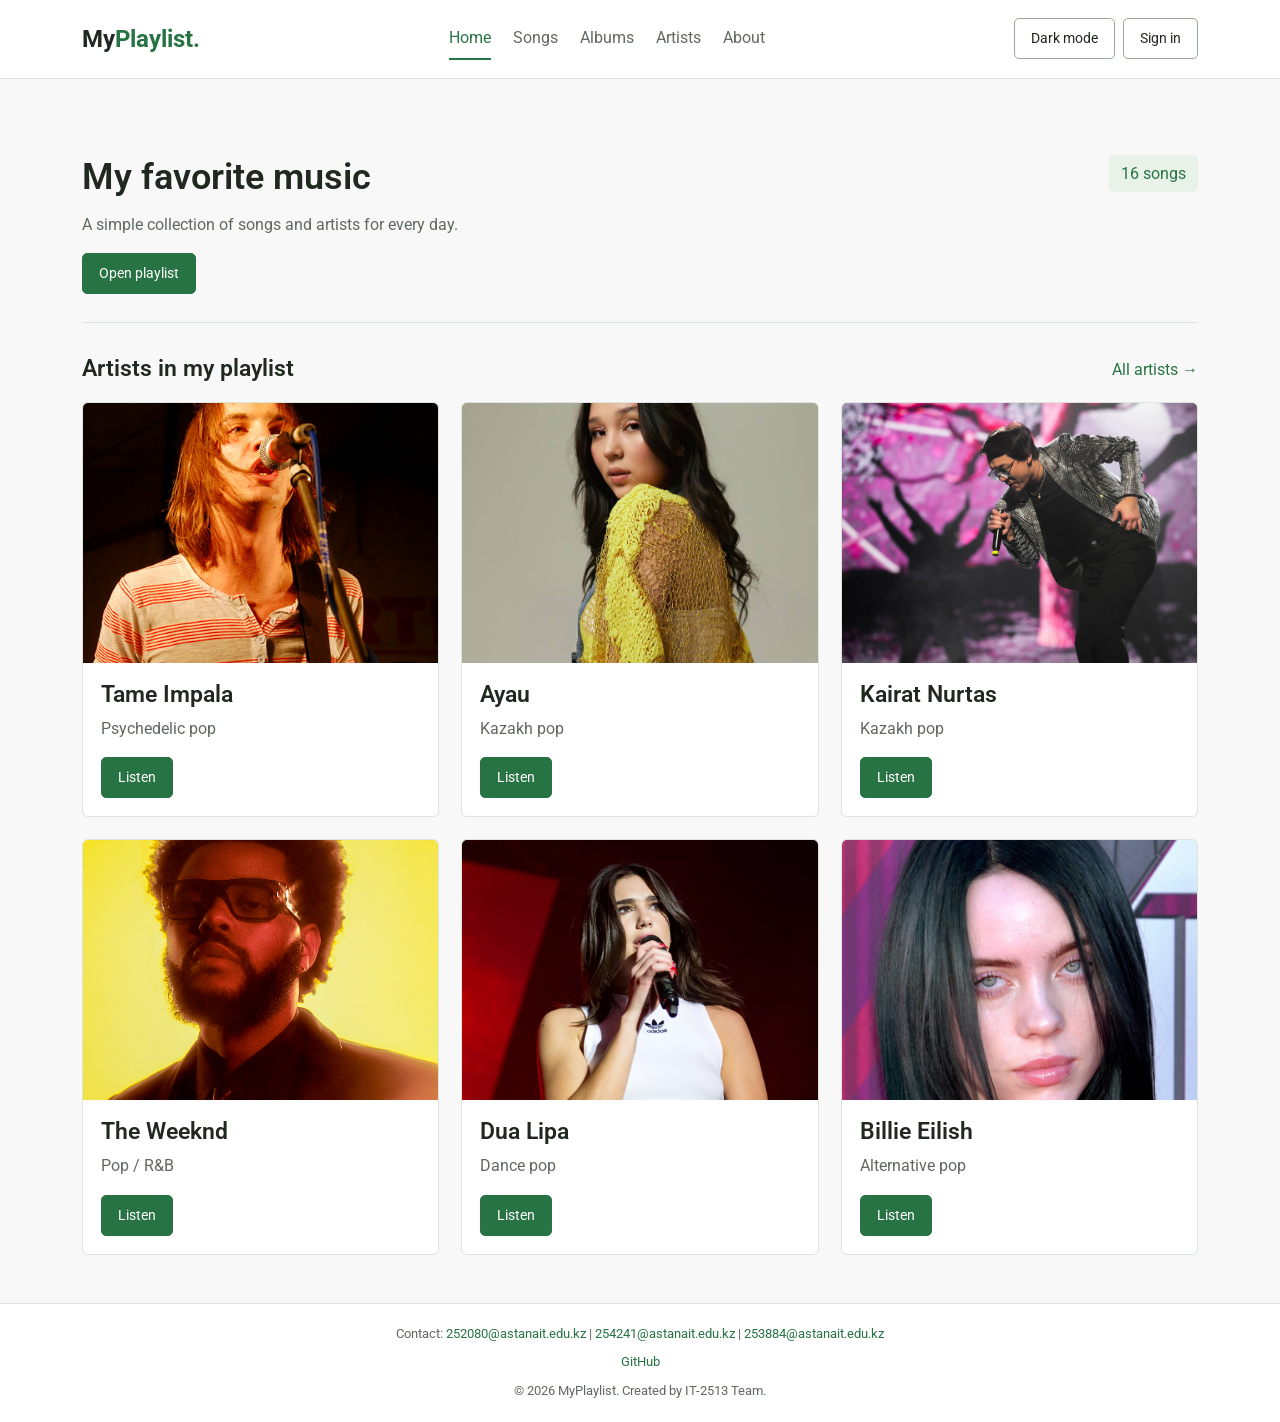
<file: index.html>
<!DOCTYPE html>
<html lang="en">
    <head>
        <meta charset="UTF-8">
        <meta name="viewport" content="width=device-width, initial-scale=1.0">
        <title> Home | MyPlaylist </title>
        <link href="https://cdn.jsdelivr.net/npm/bootstrap@5.3.0/dist/css/bootstrap.min.css" rel="stylesheet">
        <link href="https://fonts.googleapis.com/css2?family=Roboto:wght@400;500;600;700&amp;display=swap" rel="stylesheet">
        <link href="css/style.css" rel="stylesheet">
        <link href="css/cards.css" rel="stylesheet">
        <link href="css/home.css" rel="stylesheet">
    <link href="css/endterm.css" rel="stylesheet">
</head>
    <body>
        <header class="header">
            <div class="container header-container">
                <a href="index.html" class="logo"> My<span>Playlist.</span> </a>
                <nav>
                    <ul class="nav-links">
                        <li>
                            <a href="index.html" class="active"> Home </a>
                        </li>
                        <li>
                            <a href="songs.html"> Songs </a>
                        </li>
                        <li>
                            <a href="albums.html"> Albums </a>
                        </li>
                        <li>
                            <a href="artists.html"> Artists </a>
                        </li>
                        <li>
                            <a href="about.html"> About </a>
                        </li>
                    </ul>
                </nav>
            </div>
        </header>
        <main class="container my-5">
            <section id="home">
                <span class="playlist-count">16 songs</span>
                <div>
                    <h1>My favorite music</h1>
                    <p>A simple collection of songs and artists for every day.</p>
                    <a class="btn music-btn" href="songs.html">Open playlist</a>
                </div>
            </section>
            <section class="section">
                <div class="section-heading">
                    <h2>Artists in my playlist</h2>
                    <a href="artists.html">All artists →</a>
                </div>
                <div class="card-grid">
                    <div class="music-card" id="tame-impala">
                        <img src="images/tame-impala.jpg" width="600" height="600" loading="lazy" alt="Featured music artist" onerror="this.onerror=null;this.src='images/music-placeholder.svg'">
                        <div class="card-content">
                            <h2>Tame Impala</h2>
                            <p>Psychedelic pop</p>
                            <a class="btn music-btn" href="songs.html">Listen</a>
                        </div>
                    </div>
                    <div class="music-card" id="ayau">
                        <img src="images/dua-lipa.jpg" width="600" height="600" loading="lazy" alt="Featured music artist" onerror="this.onerror=null;this.src='images/music-placeholder.svg'">
                        <div class="card-content">
                            <h2>Ayau</h2>
                            <p>Kazakh pop</p>
                            <a class="btn music-btn" href="songs.html">Listen</a>
                        </div>
                    </div>
                    <div class="music-card" id="kairat-nurtas">
                        <img src="images/billie-eilish.jpg" width="600" height="600" loading="lazy" alt="Featured music artist" onerror="this.onerror=null;this.src='images/music-placeholder.svg'">
                        <div class="card-content">
                            <h2>Kairat Nurtas</h2>
                            <p>Kazakh pop</p>
                            <a class="btn music-btn" href="songs.html">Listen</a>
                        </div>
                    </div>
                    <div class="music-card" id="the-weeknd">
                        <img src="images/ayau.jpg" width="600" height="600" loading="lazy" alt="Featured music artist" onerror="this.onerror=null;this.src='images/music-placeholder.svg'">
                        <div class="card-content">
                            <h2>The Weeknd</h2>
                            <p>Pop / R&amp;B</p>
                            <a class="btn music-btn" href="songs.html">Listen</a>
                        </div>
                    </div>
                    <div class="music-card" id="dua-lipa">
                        <img src="images/kairat-nurtas.jpg" width="600" height="600" loading="lazy" alt="Featured music artist" onerror="this.onerror=null;this.src='images/music-placeholder.svg'">
                        <div class="card-content">
                            <h2>Dua Lipa</h2>
                            <p>Dance pop</p>
                            <a class="btn music-btn" href="songs.html">Listen</a>
                        </div>
                    </div>
                    <div class="music-card" id="billie-eilish">
                        <img src="images/the-weeknd.jpg" width="600" height="600" loading="lazy" alt="Featured music artist" onerror="this.onerror=null;this.src='images/music-placeholder.svg'">
                        <div class="card-content">
                            <h2>Billie Eilish</h2>
                            <p>Alternative pop</p>
                            <a class="btn music-btn" href="songs.html">Listen</a>
                        </div>
                    </div>
                </div>
            </section>
        </main>
        <footer class="footer">
    <div class="container">
        <p> Contact: <a href="mailto:252080@astanait.edu.kz">252080@astanait.edu.kz</a> | <a href="mailto:254241@astanait.edu.kz">254241@astanait.edu.kz</a> | <a href="mailto:253884@astanait.edu.kz">253884@astanait.edu.kz</a> </p>
        <div class="social-links">
            <a href="https://github.com/yTuzelkhan" target="_blank" rel="noopener noreferrer"> GitHub </a>
        </div>
        <p class="mb-0 text-center"> &copy; 2026 MyPlaylist. Created by IT-2513 Team. </p>
    </div>
</footer>
    <script src="https://code.jquery.com/jquery-3.7.1.min.js"></script>
<script src="js/script.js"></script>
</body>
</html>
</file>
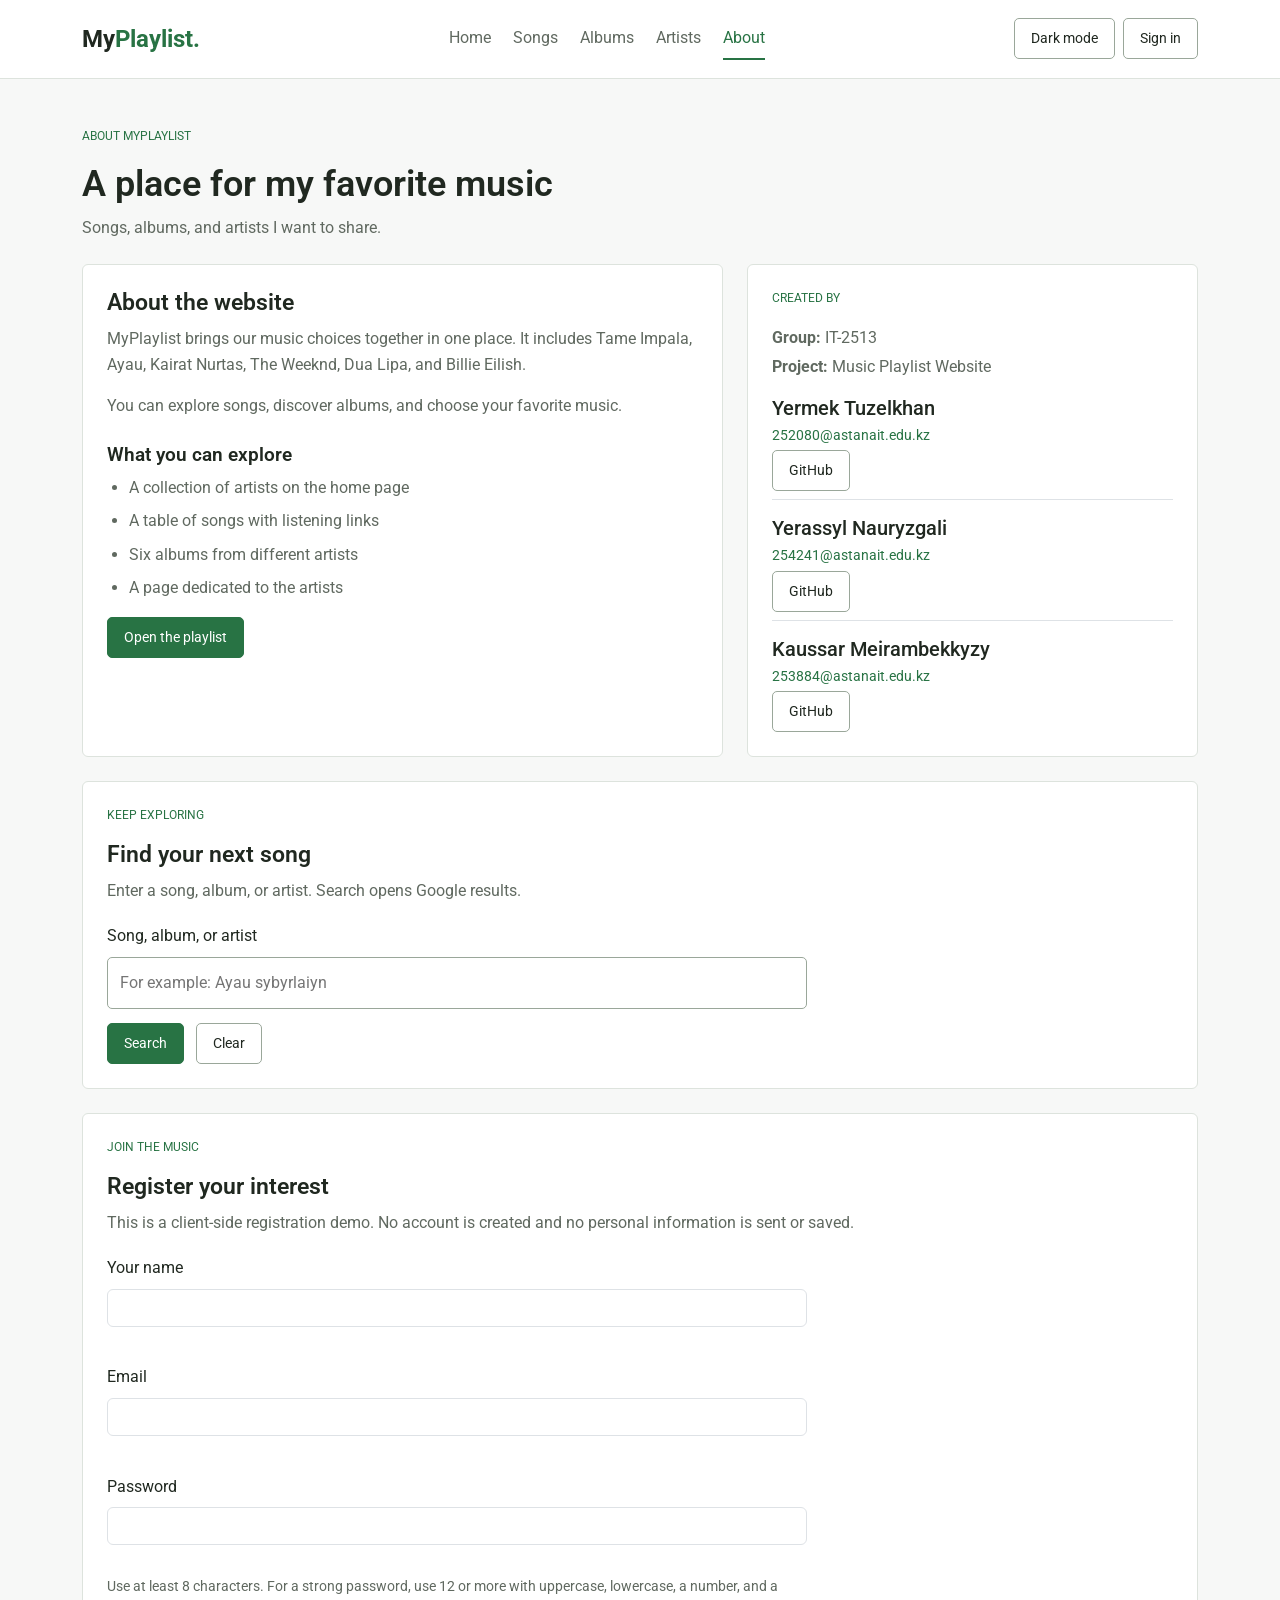
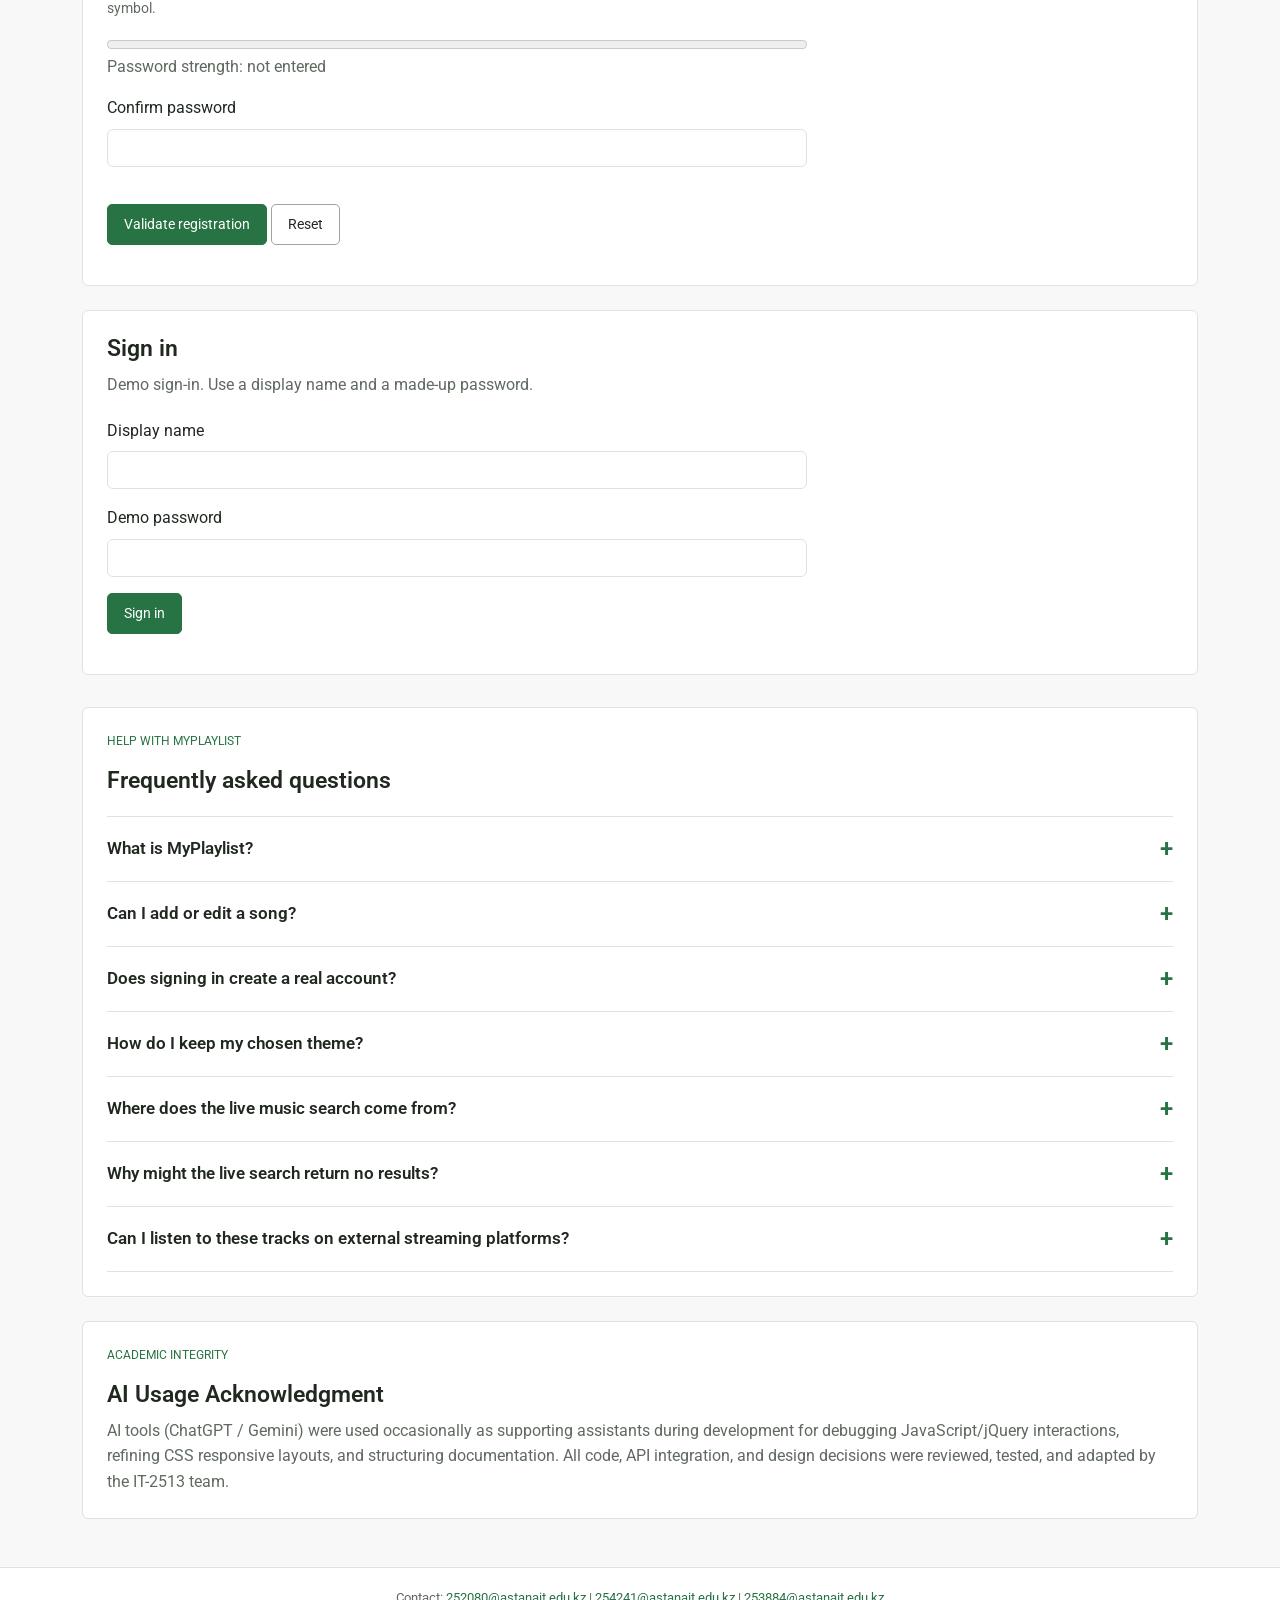
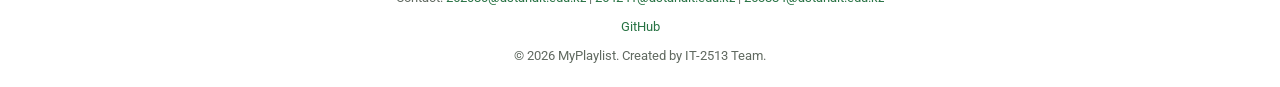
<file: about.html>
<!DOCTYPE html>
<html lang="en">
    <head>
        <meta charset="UTF-8">
        <meta name="viewport" content="width=device-width, initial-scale=1.0">
        <title> About | MyPlaylist </title>
        <link href="https://cdn.jsdelivr.net/npm/bootstrap@5.3.0/dist/css/bootstrap.min.css" rel="stylesheet">
        <link href="https://fonts.googleapis.com/css2?family=Roboto:wght@400;500;600;700&amp;display=swap" rel="stylesheet">
        <link href="css/style.css" rel="stylesheet">
        <link href="css/about.css" rel="stylesheet">
    <link href="css/endterm.css" rel="stylesheet">
    <link href="css/final-additions.css" rel="stylesheet">
</head>
    <body>
        <header class="header">
            <div class="container header-container">
                <a href="index.html" class="logo"> My<span>Playlist.</span> </a>
                <nav>
                    <ul class="nav-links">
                        <li>
                            <a href="index.html"> Home </a>
                        </li>
                        <li>
                            <a href="songs.html"> Songs </a>
                        </li>
                        <li>
                            <a href="albums.html"> Albums </a>
                        </li>
                        <li>
                            <a href="artists.html"> Artists </a>
                        </li>
                        <li>
                            <a href="about.html" class="active"> About </a>
                        </li>
                    </ul>
                </nav>
            </div>
        </header>
        <main class="container my-5">
            <section class="page-heading">
                <p class="small-title"> ABOUT MYPLAYLIST </p>
                <h1> A place for my favorite music </h1>
                <p> Songs, albums, and artists I want to share. </p>
            </section>
            <div class="row g-4">
                <div class="col-12 col-lg-7">
                    <section class="panel h-100">
                        <h2> About the website </h2>
                        <p> MyPlaylist brings our music choices together in one place. It includes Tame Impala, Ayau, Kairat Nurtas, The Weeknd, Dua Lipa, and Billie Eilish. </p>
                        <p> You can explore songs, discover albums, and choose your favorite music. </p>
                        <h3 class="mt-4"> What you can explore </h3>
                        <ul class="track-list">
                            <li>
                                A collection of artists on the home page
                            </li>
                            <li>
                                A table of songs with listening links
                            </li>
                            <li>
                                Six albums from different artists
                            </li>
                            <li>
                                A page dedicated to the artists
                            </li>
                        </ul>
                        <a href="songs.html" class="btn music-btn"> Open the playlist </a>
                    </section>
                </div>
                <div class="col-12 col-lg-5">
                    <aside class="panel h-100">
                        <p class="small-title"> CREATED BY </p>
                        <p class="mb-1"><strong>Group:</strong> IT-2513</p>
                        <p class="mb-3"><strong>Project:</strong> Music Playlist Website</p>
                        
                        
                        <div class="creator-item mb-3 pb-2 border-bottom">
                            <h5 class="mb-1">Yermek Tuzelkhan</h5>
                            <p class="mb-1 small text-muted">
                                <a href="mailto:252080@astanait.edu.kz">252080@astanait.edu.kz</a>
                            </p>
                            <a href="https://github.com/yTuzelkhan" target="_blank" rel="noopener noreferrer" class="btn btn-sm second-btn">GitHub</a>
                        </div>

                        
                        <div class="creator-item mb-3 pb-2 border-bottom">
                            <h5 class="mb-1">Yerassyl Nauryzgali</h5>
                            <p class="mb-1 small text-muted">
                                <a href="mailto:254241@astanait.edu.kz">254241@astanait.edu.kz</a>
                            </p>
                            <a href="https://github.com/Yerassyl077" target="_blank" rel="noopener noreferrer" class="btn btn-sm second-btn">GitHub</a>
                        </div>

                        
                        <div class="creator-item">
                            <h5 class="mb-1">Kaussar Meirambekkyzy</h5>
                            <p class="mb-1 small text-muted">
                                <a href="mailto:253884@astanait.edu.kz">253884@astanait.edu.kz</a>
                            </p>
                            <a href="https://github.com/meirambekkausar" target="_blank" rel="noopener noreferrer" class="btn btn-sm second-btn">GitHub</a>
                        </div>
                    </aside>
                </div>
            </div>
            <section class="panel section mt-4" id="music-search">
                <p class="small-title"> KEEP EXPLORING </p>
                <h2> Find your next song </h2>
                <p>Enter a song, album, or artist. Search opens Google results.</p>
                <form action="https://www.google.com/search" method="get">
                    <label for="search_query"> Song, album, or artist </label>
                    <input type="search" id="search_query" name="q" placeholder="For example: Ayau sybyrlaiyn" required>
                    <div class="form-buttons">
                        <button type="submit" class="btn music-btn"> Search </button>
                        <button type="reset" class="btn second-btn"> Clear </button>
                    </div>
                </form>
            </section>
        <section class="panel section mt-4" id="registration"><p class="small-title">JOIN THE MUSIC</p><h2>Register your interest</h2><p>This is a client-side registration demo. No account is created and no personal information is sent or saved.</p>
<form id="registration-form" novalidate><div class="mb-3"><label class="form-label" for="reg-name">Your name</label><input class="form-control" id="reg-name" name="name" type="text" autocomplete="name" required maxlength="100" aria-describedby="name-feedback"><div id="name-feedback" class="field-feedback" aria-live="polite"></div></div><div class="mb-3"><label class="form-label" for="reg-email">Email</label><input class="form-control" id="reg-email" name="email" type="email" autocomplete="email" required maxlength="254" aria-describedby="email-feedback"><div id="email-feedback" class="field-feedback" aria-live="polite"></div></div><div class="mb-3"><label class="form-label" for="reg-password">Password</label><input class="form-control" id="reg-password" name="password" type="password" autocomplete="new-password" required maxlength="128" aria-describedby="password-help password-strength password-feedback"><div id="password-feedback" class="field-feedback" aria-live="polite"></div><p id="password-help" class="small mt-2">Use at least 8 characters. For a strong password, use 12 or more with uppercase, lowercase, a number, and a symbol.</p><meter id="password-meter" min="0" max="3" value="0" aria-label="Password strength"></meter><p id="password-strength" aria-live="polite">Password strength: not entered</p></div><div class="mb-3"><label class="form-label" for="reg-confirm">Confirm password</label><input class="form-control" id="reg-confirm" name="confirm" type="password" autocomplete="new-password" required maxlength="128" aria-describedby="confirm-feedback"><div id="confirm-feedback" class="field-feedback" aria-live="polite"></div></div><button class="btn music-btn" type="submit">Validate registration</button> <button class="btn second-btn" type="reset">Reset</button><p id="registration-status" class="mt-3 mb-0" role="status"></p></form></section>
            <section class="panel mt-4" id="sign-in">
    <h2>Sign in</h2>
    <p>Demo sign-in. Use a display name and a made-up password.</p>
    <form id="sign-in-form">
        <div class="mb-3">
            <label for="sign-in-name" class="form-label">Display name</label>
            <input id="sign-in-name" class="form-control" type="text"
                   required minlength="2" maxlength="40">
        </div>
        <div class="mb-3">
            <label for="sign-in-password" class="form-label">Demo password</label>
            <input id="sign-in-password" class="form-control" type="password"
                   required minlength="8" maxlength="100" autocomplete="new-password">
        </div>
        <button type="submit" class="btn music-btn">Sign in</button>
    </form>
    <p id="sign-in-status" class="mt-3 mb-0" role="status"></p>
</section>
<section class="panel section" id="faq" aria-labelledby="faq-title">
  <p class="small-title">HELP WITH MYPLAYLIST</p>
  <h2 id="faq-title">Frequently asked questions</h2>
  <div class="faq-list">
    <article class="faq-item">
      <h3><button class="faq-question" id="faq-question-1" type="button" aria-expanded="false" aria-controls="faq-answer-1">What is MyPlaylist?<span class="faq-indicator" aria-hidden="true">+</span></button></h3>
      <div class="faq-answer" id="faq-answer-1" role="region" aria-labelledby="faq-question-1"><p>MyPlaylist is our group music project. Explore our favorite songs, browse six artists and album selections, or search the iTunes catalog for something new.</p></div>
    </article>
    <article class="faq-item">
      <h3><button class="faq-question" id="faq-question-2" type="button" aria-expanded="false" aria-controls="faq-answer-2">Can I add or edit a song?<span class="faq-indicator" aria-hidden="true">+</span></button></h3>
      <div class="faq-answer" id="faq-answer-2" role="region" aria-labelledby="faq-question-2"><p>Yes. Open Songs, choose Add a song, and enter a title, artist, genre, and optional HTTPS listening link. Use Edit or Delete beside a track to change the playlist. These playlist edits last until you reload the page.</p></div>
    </article>
    <article class="faq-item">
      <h3><button class="faq-question" id="faq-question-3" type="button" aria-expanded="false" aria-controls="faq-answer-3">Does signing in create a real account?<span class="faq-indicator" aria-hidden="true">+</span></button></h3>
      <div class="faq-answer" id="faq-answer-3" role="region" aria-labelledby="faq-question-3"><p>No. This is a browser-only sign-in demonstration. It saves your display name on this device so you stay signed in after refreshing. It does not verify an account or save your demo password. Use a made-up password.</p></div>
    </article>
    <article class="faq-item">
      <h3><button class="faq-question" id="faq-question-4" type="button" aria-expanded="false" aria-controls="faq-answer-4">How do I keep my chosen theme?<span class="faq-indicator" aria-hidden="true">+</span></button></h3>
      <div class="faq-answer" id="faq-answer-4" role="region" aria-labelledby="faq-question-4"><p>Use Dark mode or Light mode in the header. Your browser saves the selection in localStorage and applies it on every page and after a refresh.</p></div>
    </article>
    <article class="faq-item">
      <h3><button class="faq-question" id="faq-question-5" type="button" aria-expanded="false" aria-controls="faq-answer-5">Where does the live music search come from?<span class="faq-indicator" aria-hidden="true">+</span></button></h3>
      <div class="faq-answer" id="faq-answer-5" role="region" aria-labelledby="faq-question-5"><p>The Songs page uses the public iTunes Search API. Submit an artist or song title to load real catalog data. Filter the returned results by genre or open a track in Apple Music. A network connection is required for this search.</p></div>
    </article>
    <article class="faq-item">
      <h3><button class="faq-question" id="faq-question-6" type="button" aria-expanded="false" aria-controls="faq-answer-6">Why might the live search return no results?<span class="faq-indicator" aria-hidden="true">+</span></button></h3>
      <div class="faq-answer" id="faq-answer-6" role="region" aria-labelledby="faq-question-6"><p>The catalog may not include that artist or title in the selected storefront. Try a shorter title or the artist name. If the service is unavailable, a message and Try again button appear; the local playlist still works.</p></div>
    </article>
      <article class="faq-item">
      <h3><button class="faq-question" id="faq-question-7" type="button" aria-expanded="false" aria-controls="faq-answer-7">Can I listen to these tracks on external streaming platforms?<span class="faq-indicator" aria-hidden="true">+</span></button></h3>
      <div class="faq-answer" id="faq-answer-7" role="region" aria-labelledby="faq-question-7"><p>Yes. Every song in our curated playlist includes a direct listening link to YouTube, and the catalog search allows you to open tracks directly in Apple Music.</p></div>
    </article>
  </div>
</section>
            <section class="panel section mt-4" id="ai-credit">
  <p class="small-title">ACADEMIC INTEGRITY</p>
  <h2>AI Usage Acknowledgment</h2>
  <p class="mb-0">AI tools (ChatGPT / Gemini) were used occasionally as supporting assistants during development for debugging JavaScript/jQuery interactions, refining CSS responsive layouts, and structuring documentation. All code, API integration, and design decisions were reviewed, tested, and adapted by the IT-2513 team.</p>
</section>
            
</main>
        <footer class="footer">
            <div class="container">
                <p> Contact: <a href="mailto:252080@astanait.edu.kz">252080@astanait.edu.kz</a> | <a href="mailto:254241@astanait.edu.kz">254241@astanait.edu.kz</a> | <a href="mailto:253884@astanait.edu.kz">253884@astanait.edu.kz</a> </p>
                <div class="social-links">
                    <a href="https://github.com/yTuzelkhan" target="_blank" rel="noopener noreferrer"> GitHub </a>
                </div>
                <p class="mb-0 text-center"> &copy; 2026 MyPlaylist. Created by IT-2513 Team. </p>
            </div>
        </footer>
    <script src="https://code.jquery.com/jquery-3.7.1.min.js"></script>
<script src="js/script.js"></script>
<script src="js/faq.js"></script>
</body>
</html>
</file>
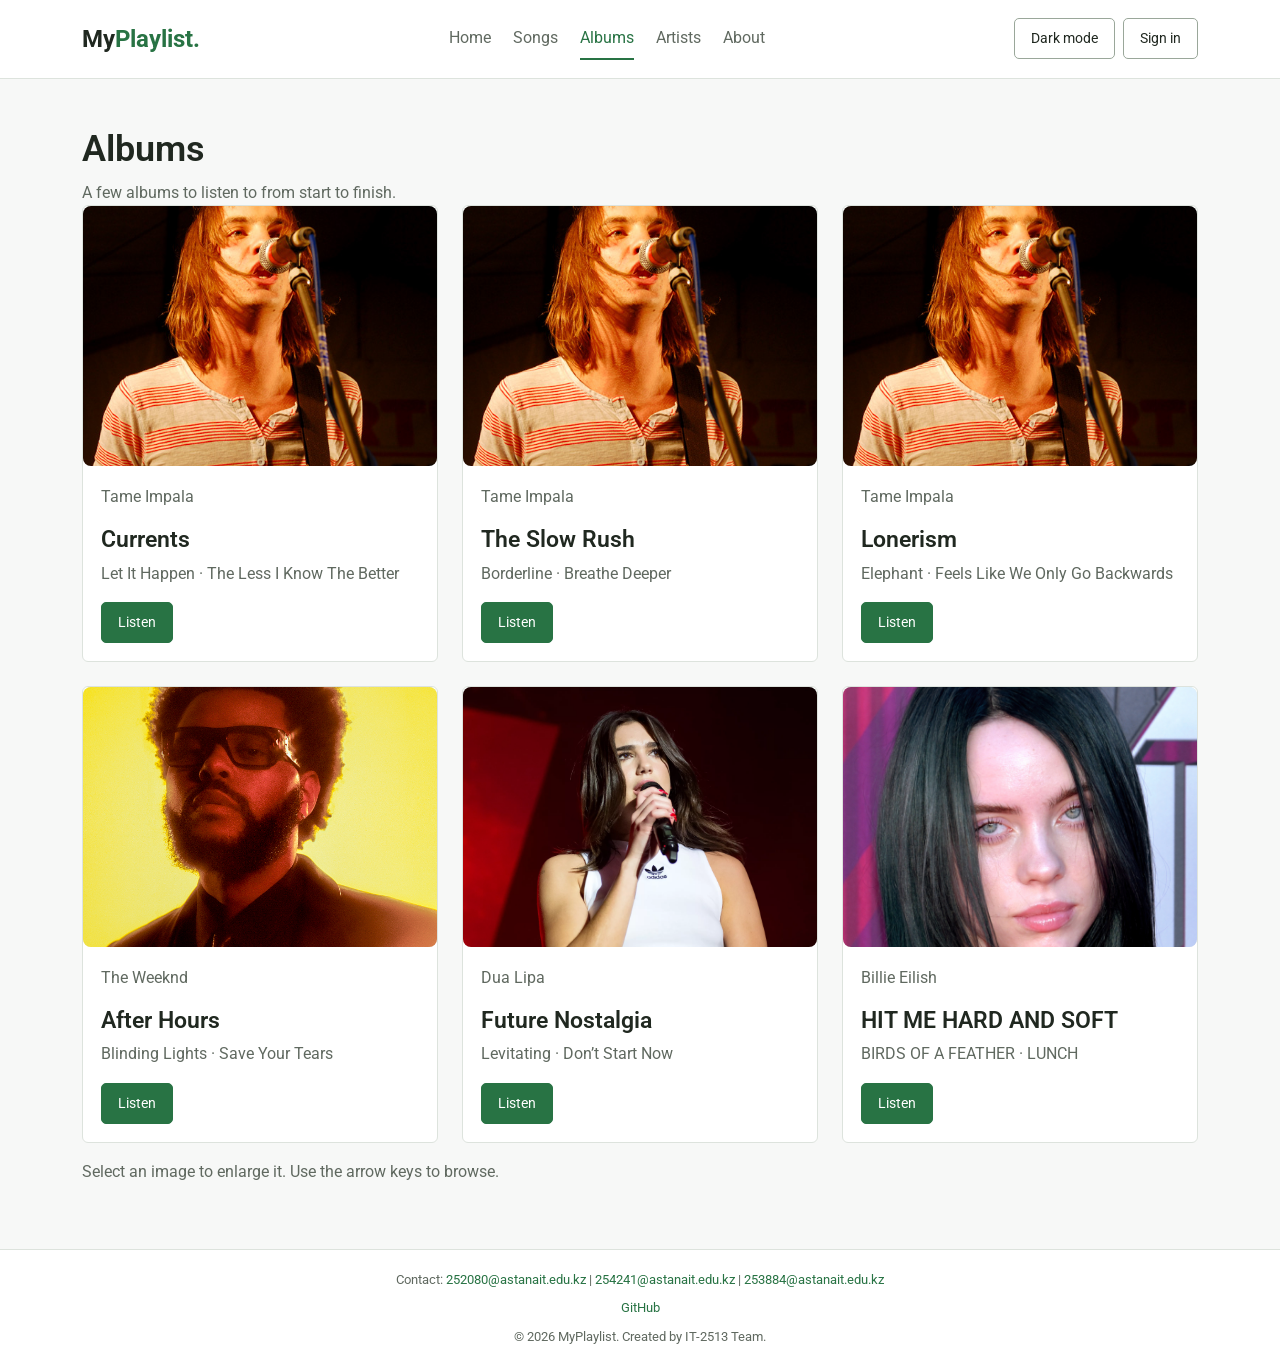
<file: albums.html>
<!DOCTYPE html>
<html lang="en">
    <head>
        <meta charset="UTF-8">
        <meta name="viewport" content="width=device-width, initial-scale=1.0">
        <title> Albums | MyPlaylist </title>
        <link href="https://cdn.jsdelivr.net/npm/bootstrap@5.3.0/dist/css/bootstrap.min.css" rel="stylesheet">
        <link href="https://fonts.googleapis.com/css2?family=Roboto:wght@400;500;600;700&amp;display=swap" rel="stylesheet">
        <link href="css/style.css" rel="stylesheet">
        <link href="css/cards.css" rel="stylesheet">
    <link href="css/endterm.css" rel="stylesheet">
</head>
    <body>
        <header class="header">
            <div class="container header-container">
                <a href="index.html" class="logo"> My<span>Playlist.</span> </a>
                <nav>
                    <ul class="nav-links">
                        <li>
                            <a href="index.html"> Home </a>
                        </li>
                        <li>
                            <a href="songs.html"> Songs </a>
                        </li>
                        <li>
                            <a href="albums.html" class="active"> Albums </a>
                        </li>
                        <li>
                            <a href="artists.html"> Artists </a>
                        </li>
                        <li>
                            <a href="about.html"> About </a>
                        </li>
                    </ul>
                </nav>
            </div>
        </header>
        <main class="container my-5">
            <section class="page-heading">
                <h1>Albums</h1>
                <p>A few albums to listen to from start to finish.</p>
            </section>
            <section class="card-grid row row-cols-1 row-cols-md-2 row-cols-lg-3 g-4" id="album-gallery">
                <div class="music-card col">
                    <img src="images/tame-impala.jpg" width="600" height="600" loading="lazy" alt="Featured music artist" onerror="this.onerror=null;this.src='images/music-placeholder.svg'">
                    <div class="card-content">
                        <p>Tame Impala</p>
                        <h2>Currents</h2>
                        <p>Let It Happen · The Less I Know The Better</p>
                        <a class="btn music-btn" href="songs.html">Listen</a>
                    </div>
                </div>
                <div class="music-card col">
                    <img src="images/tame-impala.jpg" width="600" height="600" loading="lazy" alt="Featured music artist" onerror="this.onerror=null;this.src='images/music-placeholder.svg'">
                    <div class="card-content">
                        <p>Tame Impala</p>
                        <h2>The Slow Rush</h2>
                        <p>Borderline · Breathe Deeper</p>
                        <a class="btn music-btn" href="songs.html">Listen</a>
                    </div>
                </div>
                <div class="music-card col">
                    <img src="images/tame-impala.jpg" width="600" height="600" loading="lazy" alt="Featured music artist" onerror="this.onerror=null;this.src='images/music-placeholder.svg'">
                    <div class="card-content">
                        <p>Tame Impala</p>
                        <h2>Lonerism</h2>
                        <p>Elephant · Feels Like We Only Go Backwards</p>
                        <a class="btn music-btn" href="songs.html">Listen</a>
                    </div>
                </div>
                <div class="music-card col">
                    <img src="images/ayau.jpg" width="600" height="600" loading="lazy" alt="Featured music artist" onerror="this.onerror=null;this.src='images/music-placeholder.svg'">
                    <div class="card-content">
                        <p>The Weeknd</p>
                        <h2>After Hours</h2>
                        <p>Blinding Lights · Save Your Tears</p>
                        <a class="btn music-btn" href="songs.html">Listen</a>
                    </div>
                </div>
                <div class="music-card col">
                    <img src="images/kairat-nurtas.jpg" width="600" height="600" loading="lazy" alt="Featured music artist" onerror="this.onerror=null;this.src='images/music-placeholder.svg'">
                    <div class="card-content">
                        <p>Dua Lipa</p>
                        <h2>Future Nostalgia</h2>
                        <p>Levitating · Don’t Start Now</p>
                        <a class="btn music-btn" href="songs.html">Listen</a>
                    </div>
                </div>
                <div class="music-card col">
                    <img src="images/the-weeknd.jpg" width="600" height="600" loading="lazy" alt="Featured music artist" onerror="this.onerror=null;this.src='images/music-placeholder.svg'">
                    <div class="card-content">
                        <p>Billie Eilish</p>
                        <h2>HIT ME HARD AND SOFT</h2>
                        <p>BIRDS OF A FEATHER · LUNCH</p>
                        <a class="btn music-btn" href="songs.html">Listen</a>
                    </div>
                </div>
            </section>
        <p class="mt-3">Select an image to enlarge it. Use the arrow keys to browse.</p>
<dialog id="lightbox" aria-label="Album image gallery"><div class="lightbox-content"><button id="close-lightbox" class="btn second-btn" autofocus>Close ×</button><figure><img id="lightbox-image" alt=""><figcaption id="lightbox-caption"></figcaption></figure><div class="filter-buttons"><button id="previous-image" class="btn second-btn" aria-label="Previous image">← Previous</button><button id="next-image" class="btn music-btn" aria-label="Next image">Next →</button></div></div></dialog></main>
        <footer class="footer">
    <div class="container">
        <p> Contact: <a href="mailto:252080@astanait.edu.kz">252080@astanait.edu.kz</a> | <a href="mailto:254241@astanait.edu.kz">254241@astanait.edu.kz</a> | <a href="mailto:253884@astanait.edu.kz">253884@astanait.edu.kz</a> </p>
        <div class="social-links">
            <a href="https://github.com/yTuzelkhan" target="_blank" rel="noopener noreferrer"> GitHub </a>
        </div>
        <p class="mb-0 text-center"> &copy; 2026 MyPlaylist. Created by IT-2513 Team. </p>
    </div>
</footer>
    <script src="https://code.jquery.com/jquery-3.7.1.min.js"></script>
<script src="js/script.js"></script>
</body>
</html>
</file>
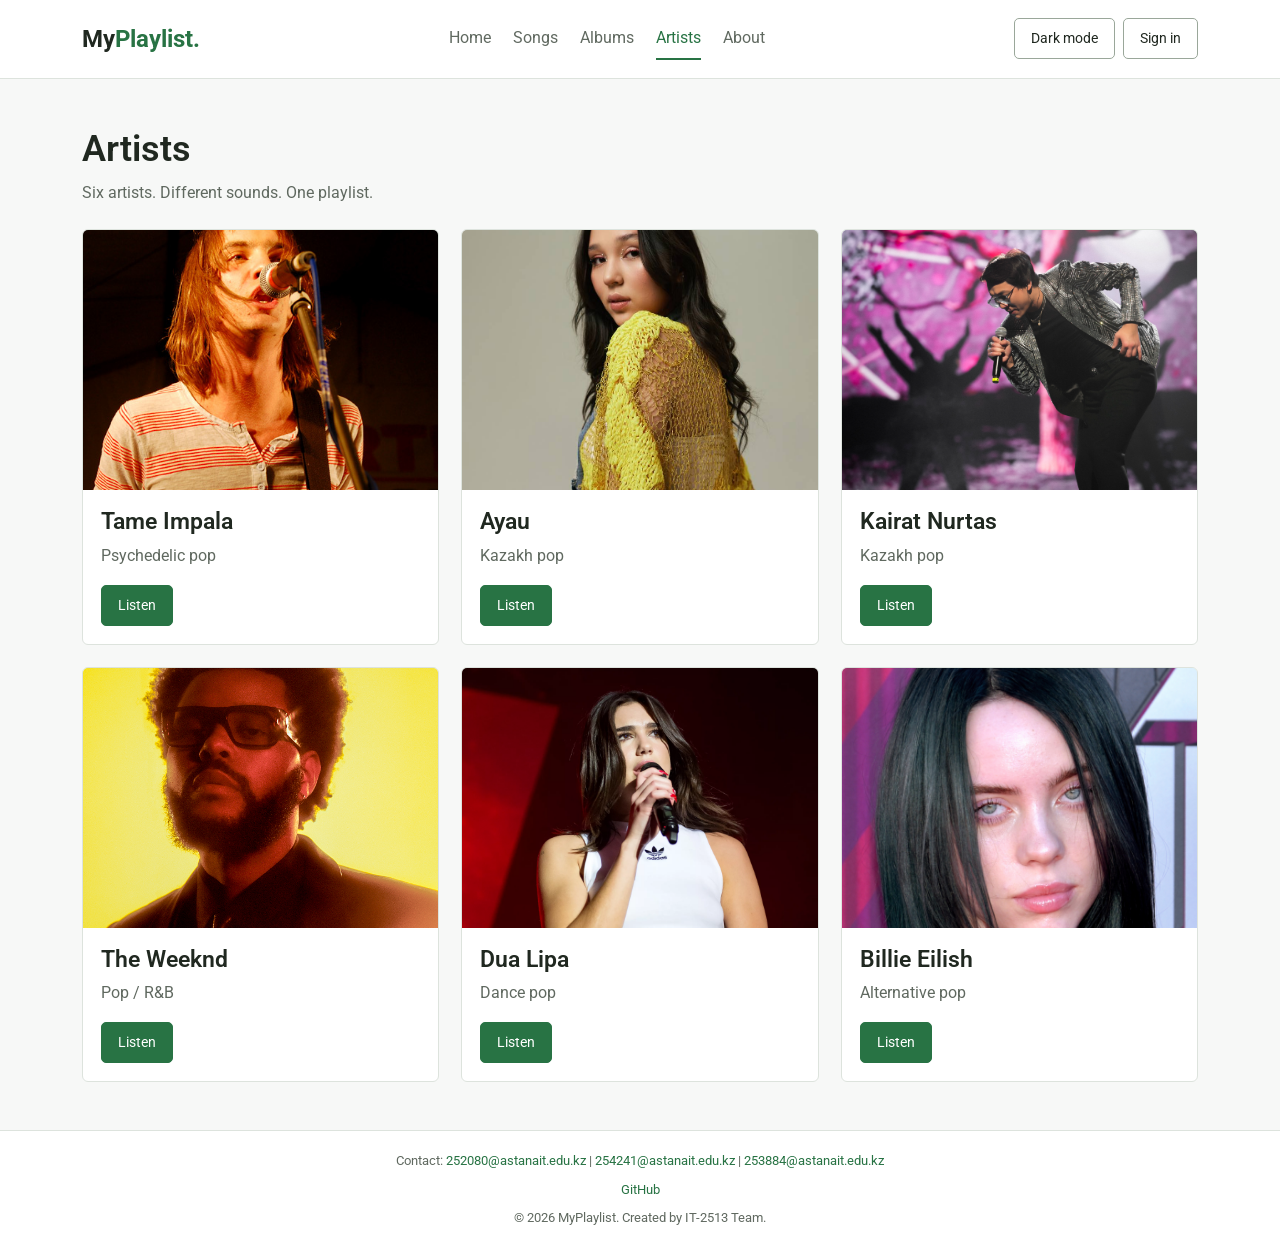
<file: artists.html>
<!DOCTYPE html>
<html lang="en">
    <head>
        <meta charset="UTF-8">
        <meta name="viewport" content="width=device-width, initial-scale=1.0">
        <title> Artists | MyPlaylist </title>
        <link href="https://cdn.jsdelivr.net/npm/bootstrap@5.3.0/dist/css/bootstrap.min.css" rel="stylesheet">
        <link href="https://fonts.googleapis.com/css2?family=Roboto:wght@400;500;600;700&amp;display=swap" rel="stylesheet">
        <link href="css/style.css" rel="stylesheet">
        <link href="css/cards.css" rel="stylesheet">
    <link href="css/endterm.css" rel="stylesheet">
</head>
    <body>
        <header class="header">
            <div class="container header-container">
                <a href="index.html" class="logo"> My<span>Playlist.</span> </a>
                <nav>
                    <ul class="nav-links">
                        <li>
                            <a href="index.html"> Home </a>
                        </li>
                        <li>
                            <a href="songs.html"> Songs </a>
                        </li>
                        <li>
                            <a href="albums.html"> Albums </a>
                        </li>
                        <li>
                            <a href="artists.html" class="active"> Artists </a>
                        </li>
                        <li>
                            <a href="about.html"> About </a>
                        </li>
                    </ul>
                </nav>
            </div>
        </header>
        <main class="container my-5">
            <section class="page-heading">
                <h1>Artists</h1>
                <p>Six artists. Different sounds. One playlist.</p>
            </section>
            <section class="card-grid">
                <div class="music-card" id="tame-impala">
                    <img src="images/tame-impala.jpg" width="600" height="600" loading="lazy" alt="Featured music artist" onerror="this.onerror=null;this.src='images/music-placeholder.svg'">
                    <div class="card-content">
                        <h2>Tame Impala</h2>
                        <p>Psychedelic pop</p>
                        <a class="btn music-btn" href="songs.html">Listen</a>
                    </div>
                </div>
                <div class="music-card" id="ayau">
                    <img src="images/dua-lipa.jpg" width="600" height="600" loading="lazy" alt="Featured music artist" onerror="this.onerror=null;this.src='images/music-placeholder.svg'">
                    <div class="card-content">
                        <h2>Ayau</h2>
                        <p>Kazakh pop</p>
                        <a class="btn music-btn" href="songs.html">Listen</a>
                    </div>
                </div>
                <div class="music-card" id="kairat-nurtas">
                    <img src="images/billie-eilish.jpg" width="600" height="600" loading="lazy" alt="Featured music artist" onerror="this.onerror=null;this.src='images/music-placeholder.svg'">
                    <div class="card-content">
                        <h2>Kairat Nurtas</h2>
                        <p>Kazakh pop</p>
                        <a class="btn music-btn" href="songs.html">Listen</a>
                    </div>
                </div>
                <div class="music-card" id="the-weeknd">
                    <img src="images/ayau.jpg" width="600" height="600" loading="lazy" alt="Featured music artist" onerror="this.onerror=null;this.src='images/music-placeholder.svg'">
                    <div class="card-content">
                        <h2>The Weeknd</h2>
                        <p>Pop / R&amp;B</p>
                        <a class="btn music-btn" href="songs.html">Listen</a>
                    </div>
                </div>
                <div class="music-card" id="dua-lipa">
                    <img src="images/kairat-nurtas.jpg" width="600" height="600" loading="lazy" alt="Featured music artist" onerror="this.onerror=null;this.src='images/music-placeholder.svg'">
                    <div class="card-content">
                        <h2>Dua Lipa</h2>
                        <p>Dance pop</p>
                        <a class="btn music-btn" href="songs.html">Listen</a>
                    </div>
                </div>
                <div class="music-card" id="billie-eilish">
                    <img src="images/the-weeknd.jpg" width="600" height="600" loading="lazy" alt="Featured music artist" onerror="this.onerror=null;this.src='images/music-placeholder.svg'">
                    <div class="card-content">
                        <h2>Billie Eilish</h2>
                        <p>Alternative pop</p>
                        <a class="btn music-btn" href="songs.html">Listen</a>
                    </div>
                </div>
            </section>
        </main>
        <footer class="footer">
    <div class="container">
        <p> Contact: <a href="mailto:252080@astanait.edu.kz">252080@astanait.edu.kz</a> | <a href="mailto:254241@astanait.edu.kz">254241@astanait.edu.kz</a> | <a href="mailto:253884@astanait.edu.kz">253884@astanait.edu.kz</a> </p>
        <div class="social-links">
            <a href="https://github.com/yTuzelkhan" target="_blank" rel="noopener noreferrer"> GitHub </a>
        </div>
        <p class="mb-0 text-center"> &copy; 2026 MyPlaylist. Created by IT-2513 Team. </p>
    </div>
</footer>
    <script src="https://code.jquery.com/jquery-3.7.1.min.js"></script>
<script src="js/script.js"></script>
</body>
</html>
</file>
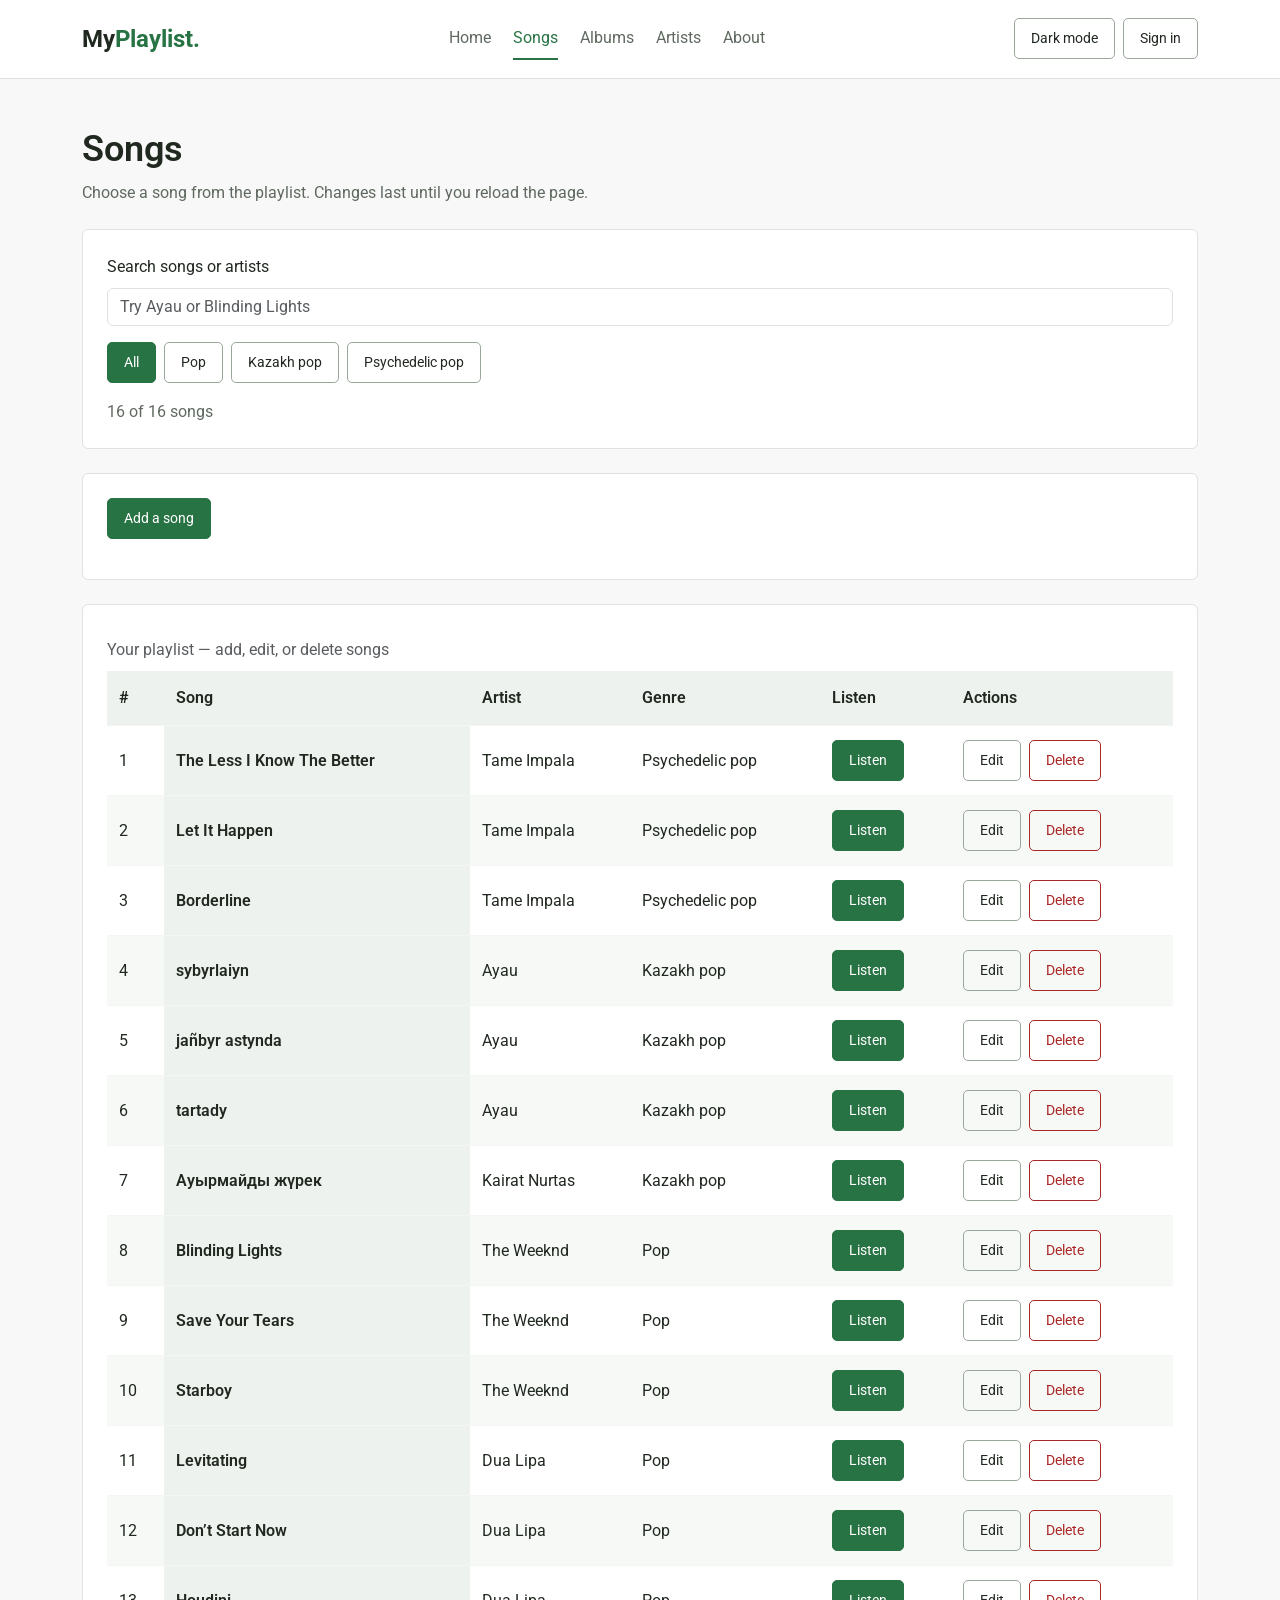
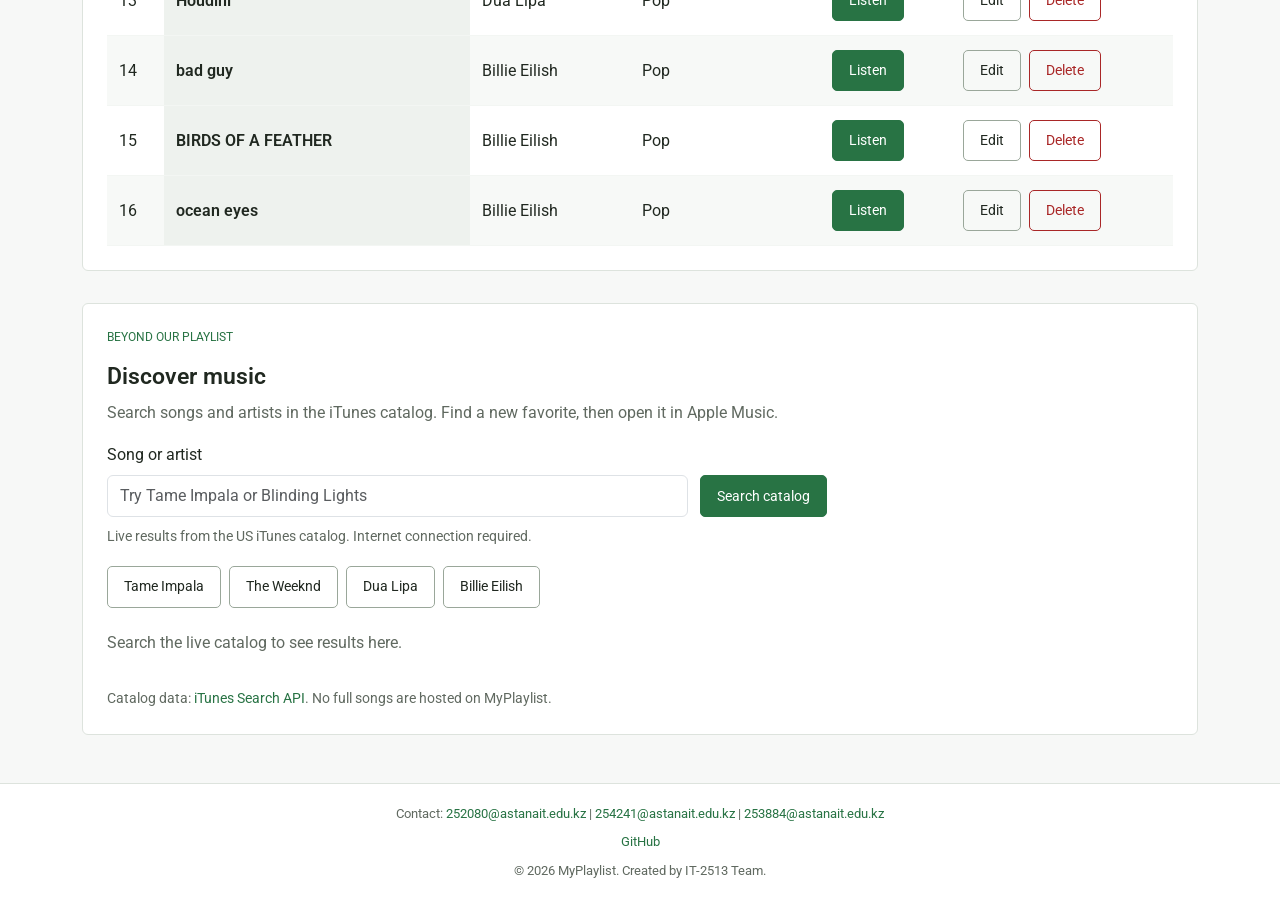
<file: songs.html>
<!DOCTYPE html>
<html lang="en">
    <head>
        <meta charset="UTF-8">
        <meta name="viewport" content="width=device-width, initial-scale=1.0">
        <title> Songs | MyPlaylist </title>
        <link href="https://cdn.jsdelivr.net/npm/bootstrap@5.3.0/dist/css/bootstrap.min.css" rel="stylesheet">
        <link href="https://fonts.googleapis.com/css2?family=Roboto:wght@400;500;600;700&amp;display=swap" rel="stylesheet">
        <link href="css/style.css" rel="stylesheet">
        <link href="css/songs.css" rel="stylesheet">
    <link href="css/endterm.css" rel="stylesheet">
    <link href="css/final-additions.css" rel="stylesheet">
</head>
    <body>
        <header class="header">
            <div class="container header-container">
                <a href="index.html" class="logo"> My<span>Playlist.</span> </a>
                <nav>
                    <ul class="nav-links">
                        <li>
                            <a href="index.html"> Home </a>
                        </li>
                        <li>
                            <a href="songs.html" class="active"> Songs </a>
                        </li>
                        <li>
                            <a href="albums.html"> Albums </a>
                        </li>
                        <li>
                            <a href="artists.html"> Artists </a>
                        </li>
                        <li>
                            <a href="about.html"> About </a>
                        </li>
                    </ul>
                </nav>
            </div>
        </header>
        <main class="container my-5">
            <section class="page-heading">
                <h1>Songs</h1>
                <p>Choose a song from the playlist. Changes last until you reload the page.</p>
            </section>
            <section class="panel mb-4" aria-label="Playlist controls">
<label for="song-search" class="form-label">Search songs or artists</label>
<input id="song-search" class="form-control mb-3" type="search" placeholder="Try Ayau or Blinding Lights">
<div id="category-filters" class="filter-buttons" aria-label="Filter by genre"><button type="button" class="btn music-btn" data-category="All" aria-pressed="true">All</button><button type="button" class="btn second-btn" data-category="Pop" aria-pressed="false">Pop</button><button type="button" class="btn second-btn" data-category="Kazakh pop" aria-pressed="false">Kazakh pop</button><button type="button" class="btn second-btn" data-category="Psychedelic pop" aria-pressed="false">Psychedelic pop</button></div>
<p id="result-count" role="status" class="mt-3 mb-0"></p>
</section>
<section class="panel mb-4">
    <button type="button" id="open-song-dialog" class="btn music-btn">Add a song</button>

    <dialog id="song-dialog" aria-labelledby="editor-heading">
        <h2 id="editor-heading">Add a song</h2>
        <form id="song-form" class="row g-3" novalidate>
            <div class="col-md-6">
                <label for="song-title" class="form-label">Song title</label>
                <input id="song-title" class="form-control" required maxlength="120">
            </div>
            <div class="col-md-6">
                <label for="song-artist" class="form-label">Artist</label>
                <input id="song-artist" class="form-control" required maxlength="100">
            </div>
            <div class="col-md-6">
                <label for="song-category" class="form-label">Genre</label>
                <select id="song-category" class="form-select">
                    <option>Pop</option>
                    <option>Kazakh pop</option>
                    <option>Psychedelic pop</option>
                </select>
            </div>
            <div class="col-md-6">
                <label for="song-url" class="form-label">Listening link (optional HTTPS URL)</label>
                <input id="song-url" type="url" class="form-control" maxlength="1000">
            </div>
            <p id="song-error" role="alert" class="error-text mb-0"></p>
            <div class="col-12">
                <button type="submit" class="btn music-btn" id="save-song">Add song</button>
                <button type="button" id="cancel-edit" class="btn second-btn">Cancel</button>
            </div>
        </form>
    </dialog>

    <p id="playlist-status" role="status" class="mt-3 mb-0"></p>
</section>
<section class="panel">
                <div class="table-responsive">
                    <table class="song-table"><caption>Your playlist — add, edit, or delete songs</caption><thead><tr><th scope="col">#</th><th scope="col">Song</th><th scope="col">Artist</th><th scope="col">Genre</th><th scope="col">Listen</th><th scope="col">Actions</th></tr></thead><tbody id="song-rows"></tbody></table><noscript>Enable JavaScript to manage your playlist.</noscript>
                </div>
            </section>
        <section class="panel section" id="discover" aria-labelledby="discover-title">
  <p class="small-title">BEYOND OUR PLAYLIST</p>
  <h2 id="discover-title">Discover music</h2>
  <p>Search songs and artists in the iTunes catalog. Find a new favorite, then open it in Apple Music.</p>
  <form id="api-search-form" class="api-search-form">
    <div class="api-query-field">
      <label for="api-query" class="form-label">Song or artist</label>
      <input id="api-query" class="form-control" type="search" name="query" required minlength="2" maxlength="100" placeholder="Try Tame Impala or Blinding Lights" aria-describedby="api-help" autocomplete="off">
    </div>
    <button type="submit" id="api-submit" class="btn music-btn">Search catalog</button>
  </form>
  <p id="api-help" class="small mt-2">Live results from the US iTunes catalog. Internet connection required.</p>
  <div class="filter-buttons api-suggestions" aria-label="Try an artist">
    <button type="button" class="btn second-btn" data-music-query="Tame Impala">Tame Impala</button>
    <button type="button" class="btn second-btn" data-music-query="The Weeknd">The Weeknd</button>
    <button type="button" class="btn second-btn" data-music-query="Dua Lipa">Dua Lipa</button>
    <button type="button" class="btn second-btn" data-music-query="Billie Eilish">Billie Eilish</button>
  </div>
  <div class="api-filter" hidden>
    <label for="api-genre" class="form-label">Filter these results by genre</label>
    <select id="api-genre" class="form-select"><option value="">All genres</option></select>
  </div>
  <p id="api-status" class="api-status" role="status" aria-live="polite">Search the live catalog to see results here.</p>
  <button id="api-retry" class="btn second-btn mb-3" type="button" hidden>Try again</button>
  <div id="api-results" class="api-results" aria-busy="false"></div>
  <p class="small mb-0 mt-3">Catalog data: <a href="https://performance-partners.apple.com/search-api" target="_blank" rel="noopener noreferrer">iTunes Search API</a>. No full songs are hosted on MyPlaylist.</p>
</section>
</main>
        <footer class="footer">
    <div class="container">
        <p> Contact: <a href="mailto:252080@astanait.edu.kz">252080@astanait.edu.kz</a> | <a href="mailto:254241@astanait.edu.kz">254241@astanait.edu.kz</a> | <a href="mailto:253884@astanait.edu.kz">253884@astanait.edu.kz</a> </p>
        <div class="social-links">
            <a href="https://github.com/yTuzelkhan" target="_blank" rel="noopener noreferrer"> GitHub </a>
        </div>
        <p class="mb-0 text-center"> &copy; 2026 MyPlaylist. Created by IT-2513 Team. </p>
    </div>
</footer>
    <script src="https://code.jquery.com/jquery-3.7.1.min.js"></script>
<script src="js/script.js"></script>
<script src="js/api.js"></script>
</body>
</html>
</file>
<file: css/style.css>
:root {
    --main-color: #287344;
    --text-color: #202820;
    --muted-color: #606960;
}

* {
    box-sizing: border-box;
}

body {
    margin: 0;
    font-family: "Roboto", Arial, sans-serif;
    background: #f7f8f7;
    color: var(--text-color);
    line-height: 1.6;
    min-height: 100vh;
    display: flex;
    flex-direction: column;
}

main {
    flex: 1;
}

a {
    color: var(--main-color);
    text-decoration: none;
}

a:hover {
    color: #1c5431;
    text-decoration: underline;
}

a:focus, button:focus, input:focus {
    outline: 3px solid var(--main-color);
    outline-offset: 4px;
}

h1 {
    font-size: 36px;
}

h2 {
    font-size: 23px;
}

h3 {
    font-size: 19px;
}

h1, h2, h3 {
    font-weight: 600;
    line-height: 1.25;
}

p {
    color: var(--muted-color);
}

.header {
    background: white;
    border-bottom: 1px solid #dde3dd;
    padding: 18px 0;
}

.header-container {
    display: flex;
    justify-content: space-between;
    align-items: center;
    gap: 20px;
}

.logo {
    color: var(--text-color);
    font-size: 24px;
    font-weight: bold;
}

.logo span {
    color: var(--main-color);
}

.nav-links {
    display: flex;
    gap: 22px;
    list-style: none;
    padding: 0;
    margin: 0;
    flex-wrap: wrap;
}

.nav-links a {
    color: var(--muted-color);
    padding: 7px 0;
    display: inline-block;
}

.nav-links .active {
    color: var(--main-color);
    border-bottom: 2px solid;
}

.btn {
    font-size: 14px;
    padding: 9px 16px;
    border-radius: 5px;
}

.music-btn {
    background: var(--main-color);
    color: white;
    border: 1px solid var(--main-color);
}

.music-btn:hover {
    background: #1c5431;
    color: white;
    text-decoration: none;
}

.second-btn {
    border: 1px solid #9aa79a;
    color: var(--text-color);
}

.second-btn:hover {
    background: #edf2ed;
}

.section {
    margin-top: 32px;
}

.page-heading {
    margin-bottom: 24px;
}

.panel {
    background: white;
    border: 1px solid #dde3dd;
    border-radius: 6px;
    padding: 24px;
}

.footer {
    border-top: 1px solid #dde3dd;
    padding: 20px 0;
    text-align: center;
    font-size: 13px;
    background: white;
}

.footer p {
    margin-bottom: 8px;
}

.social-links {
    display: flex;
    justify-content: center;
    gap: 20px;
    margin-bottom: 8px;
}

@media (max-width: 991px) {
    .header-container {
        flex-direction: column;
        gap: 10px;
    }
}

@media (max-width: 575px) {
    .nav-links {
        justify-content: center;
        gap: 14px;
        font-size: 14px;
    }

    h1 {
        font-size: 30px;
    }

    .panel {
        padding: 16px;
    }
}
</file>
<file: css/cards.css>
.card-grid {
    display: grid;
    grid-template-columns: repeat(3, 1fr);
    gap: 22px;
}

.music-card {
    background: white;
    border: 1px solid #dde3dd;
    border-radius: 6px;
    overflow: hidden;
    display: flex;
    flex-direction: column;
}

.music-card img {
    display: block;
    width: 100%;
    height: 260px;
    object-fit: cover;
    object-position: center 25%;
    background: #e4e9e4;
}

.card-content {
    padding: 18px;
    flex: 1;
    display: flex;
    flex-direction: column;
    align-items: flex-start;
}

.card-content h2 {
    margin-bottom: 6px;
}

.card-content .music-btn {
    margin-top: auto;
}

@media (max-width: 991px) {
    .card-grid {
        grid-template-columns: repeat(2, 1fr);
    }
}

@media (max-width: 575px) {
    .card-grid {
        grid-template-columns: 1fr;
    }

    .music-card > img {
        height: 300px;
    }
}
</file>
<file: css/home.css>
#home {
    position: relative;
    padding: 28px 0;
    border-bottom: 1px solid #dde3dd;
}

#home h1 {
    margin-bottom: 12px;
}

.playlist-count {
    position: absolute;
    top: 28px;
    right: 0;
    padding: 6px 12px;
    background: #e8f2e8;
    color: var(--main-color);
    border-radius: 5px;
}

.section-heading {
    display: flex;
    justify-content: space-between;
    align-items: center;
    gap: 16px;
    margin-bottom: 18px;
}

.section-heading h2 {
    margin: 0;
}

@media (max-width: 575px) {
    #home {
        padding-top: 60px;
    }

    .playlist-count {
        top: 12px;
        left: 0;
        right: auto;
    }

    .section-heading {
        align-items: flex-start;
    }
}
</file>
<file: css/endterm.css>
.filter-buttons { display:flex; flex-wrap:wrap; gap:8px; }
.form-control, .form-select { max-width:100%; }
.table-actions { display:flex; gap:8px; }
.delete-btn { border:1px solid #a92727; color:#a92727; }
.delete-btn:hover { background:#a92727; color:white; }
.error-text, .field-feedback.error-text { color:#a42020; }
.field-feedback { font-size:.9rem; color:#226339; min-height:1.5em; }
meter { display:block; width:100%; height:18px; }
.gallery-trigger { display:block; padding:0; border:0; width:100%; background:transparent; cursor:zoom-in; overflow:hidden; }
.gallery-trigger img { transition:transform .2s; }
.gallery-trigger:hover img { transform:scale(1.035); }
#album-gallery { display:flex; flex-wrap:wrap; margin-left:0; margin-right:0; }
#album-gallery .music-card { padding:0; margin-top:0; }
#album-gallery { gap:24px; }
#album-gallery .col { flex:0 0 calc(33.333% - 16px); width:calc(33.333% - 16px); }
dialog { border:0; border-radius:10px; padding:24px; width:min(700px,94vw); max-height:94vh; overflow:auto; }
dialog::backdrop { background:rgba(10,20,12,.85); }
.lightbox-content { display:flex; flex-direction:column; gap:16px; }
#close-lightbox { align-self:flex-end; }
#lightbox-image { width:100%; height: min(55vh,500px); object-fit:contain; background:#edf2ed; }
#lightbox-caption { text-align:center; padding:12px; }
.gallery-open { overflow:hidden; }
caption { caption-side:top; }
@media(max-width:991px) { #album-gallery .col { flex-basis:calc(50% - 12px); width:calc(50% - 12px); } }
@media(max-width:575px) { #album-gallery .col { flex-basis:100%; width:100%; } .table-actions { flex-direction:column; } dialog { padding:16px; } }
@media(prefers-reduced-motion:reduce) { .gallery-trigger img { transition:none; } }
#lightbox-image {
  cursor: zoom-in;
  transition: transform 0.25s ease-in-out;
}

#lightbox-image.zoomed {
  cursor: zoom-out;
  transform: scale(1.25);
  box-shadow: 0 10px 30px rgba(0, 0, 0, 0.4);
}

.gallery-trigger {
  border: none;
  background: transparent;
  padding: 0;
  border-radius: 8px;
  overflow: hidden;
  display: block;
}

.gallery-trigger img {
  transition: transform 0.3s ease, filter 0.3s ease;
}

.gallery-trigger:hover img {
  transform: scale(1.05);
  filter: brightness(1.08);
}
.account-controls {
    display: flex;
    flex-wrap: wrap;
    align-items: center;
    justify-content: center;
    gap: 8px;
}

.account-controls [hidden] {
    display: none !important;
}

html[data-bs-theme="dark"] {
    color-scheme: dark;
    --main-color: #8fdda9;
    --text-color: #ecf3ed;
    --muted-color: #b5c7b9;
    --dark-surface: #1c2921;
    --dark-border: #425648;
}

html[data-bs-theme="dark"] body {
    background: #111a15;
}

[data-bs-theme="dark"] :is(.header, .footer, .panel, .music-card, dialog) {
    background-color: var(--dark-surface);
    color: var(--text-color);
    border-color: var(--dark-border);
}

[data-bs-theme="dark"] :is(#home, .song-table td, .song-table th) {
    border-color: var(--dark-border);
}

[data-bs-theme="dark"] :is(.playlist-count, .song-table th, .song-table tr:nth-child(even), #lightbox-image) {
    background-color: #26392e;
}

[data-bs-theme="dark"] :is(.song-table tr:hover, .second-btn:hover) {
    background-color: #30483a;
    color: var(--text-color);
}

[data-bs-theme="dark"] a:hover {
    color: #b4efc8;
}

[data-bs-theme="dark"] .music-btn {
    background: #8fdda9;
    border-color: #8fdda9;
    color: #102217;
}

[data-bs-theme="dark"] .music-btn:hover {
    background: #b4efc8;
    color: #102217;
}

[data-bs-theme="dark"] .field-feedback {
    color: #a6e8bc;
}

[data-bs-theme="dark"] :is(.delete-btn, .error-text, .field-feedback.error-text) {
    color: #ffb3b3;
}

[data-bs-theme="dark"] .delete-btn:hover {
    color: white;
}
</file>
<file: css/about.css>
.small-title {
    color: var(--main-color);
    font-size: 12px;
}

.track-list {
    padding-left: 22px;
    color: var(--muted-color);
}

.track-list li {
    margin: 8px 0;
}

form {
    max-width: 700px;
    margin-top: 20px;
}

label {
    display: block;
    margin-bottom: 8px;
}

input {
    width: 100%;
    padding: 12px;
    border: 1px solid #9aa79a;
    border-radius: 5px;
    font: inherit;
}

.form-buttons {
    display: flex;
    gap: 12px;
    margin-top: 14px;
}
</file>
<file: css/final-additions.css>
[hidden] {
  display: none !important;
}
.api-search-form {
  display: flex;
  align-items: flex-end;
  gap: 12px;
  max-width: 720px;
}
.api-query-field {
  flex: 1;
  min-width: 0;
}
.api-filter {
  max-width: 330px;
  margin-top: 24px;
}
.api-suggestions {
  margin-top: 18px;
}
.api-status {
  margin: 22px 0 16px;
}
.api-results {
  display: grid;
  grid-template-columns: repeat(3, minmax(0, 1fr));
  gap: 16px;
}

.api-track {
  display: flex;
  flex-direction: column;
  align-items: flex-start;
  padding: 20px;
  border: 1px solid #dde3dd;
  border-radius: 6px;
  overflow-wrap: anywhere;
}
.api-track h3 {
  font-size: 1.18rem;
}
.api-track p {
  margin-bottom: 8px;
}
.api-track .btn {
  margin-top: auto;
}
.api-artist {
  font-weight: 500;
  color: var(--text-color);
}
#discover .small-title {
  font-size: 12px;
  color: var(--main-color);
}
#discover :is(input, select, button) {
  min-height: 42px;
}
#discover button:disabled {
  opacity: 0.65;
  cursor: wait;
}

.faq-list {
  margin-top: 20px;
}
.faq-item {
  border-top: 1px solid #dde3dd;
}
.faq-item:last-child {
  border-bottom: 1px solid #dde3dd;
}
.faq-item h3 {
  margin: 0;
}
.faq-question {
  display: flex;
  justify-content: space-between;
  align-items: center;
  width: 100%;
  padding: 20px 0;
  border: 0;
  background: transparent;
  color: var(--text-color);
  font: inherit;
  font-size: 17px;
  text-align: left;
  cursor: pointer;
  gap: 20px;
}
.faq-indicator {
  flex-shrink: 0;
  font-size: 24px;
  line-height: 1;
  color: var(--main-color);
}
.faq-answer {
  padding: 0 32px 6px 0;
}
.faq-answer p {
  margin-bottom: 16px;
}


[data-bs-theme="dark"] :is(.api-track, .faq-item) {
  border-color: var(--dark-border);
}


@media (max-width: 991px) {
  .api-results {
    grid-template-columns: repeat(2, minmax(0, 1fr));
  }
}
@media (max-width: 575px) {
  .api-search-form {
    flex-direction: column;
    align-items: stretch;
  }
  .api-results {
    grid-template-columns: 1fr;
  }
  .faq-question {
    font-size: 16px;
  }
}
</file>
<file: css/songs.css>
.song-table {
    width: 100%;
    min-width: 560px;
    border-collapse: collapse;
}

.song-table th, .song-table td {
    text-align: left;
    padding: 14px 12px;
    border-bottom: 1px solid #f3f6f3;
}

.song-table th {
    background: #eef2ee;
    font-weight: 600;
}

.song-table tr:nth-child(even) {
    background: #f7f9f7;
}

.song-table tr:hover {
    background: #edf3ed;
}
</file>
